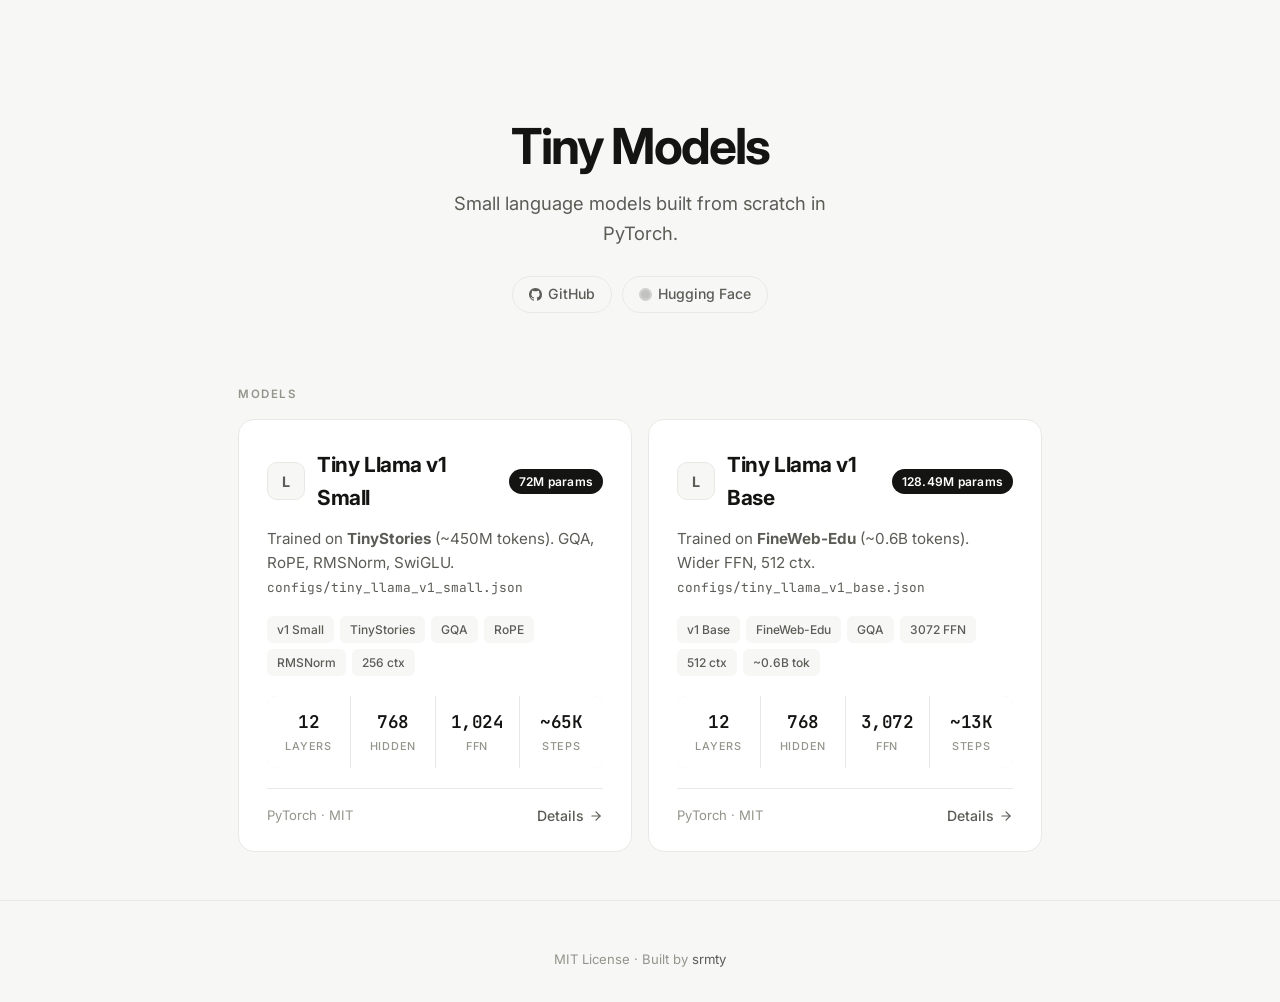
<file: docs/index.html>
<!DOCTYPE html>
<html lang="en">
<head>
  <meta charset="UTF-8">
  <meta name="viewport" content="width=device-width, initial-scale=1.0">
  <title>Tiny Models</title>
  <link rel="preconnect" href="https://fonts.googleapis.com">
  <link rel="preconnect" href="https://fonts.gstatic.com" crossorigin>
  <link href="https://fonts.googleapis.com/css2?family=Inter:wght@400;500;600;700;800&family=JetBrains+Mono:wght@400;500;600&display=swap" rel="stylesheet">
  <link rel="stylesheet" href="site.css">
</head>
<body>

<div class="container">

  <header class="anim">
    <h1>Tiny Models</h1>
    <p class="subtitle">Small language models built from scratch in PyTorch.</p>
    <div class="nav">
      <a href="https://github.com/srmty09/Tiny-Models" target="_blank">
        <svg viewBox="0 0 16 16"><path d="M8 0C3.58 0 0 3.58 0 8c0 3.54 2.29 6.53 5.47 7.59.4.07.55-.17.55-.38 0-.19-.01-.82-.01-1.49-2.01.37-2.53-.49-2.69-.94-.09-.23-.48-.94-.82-1.13-.28-.15-.68-.52-.01-.53.63-.01 1.08.58 1.23.82.72 1.21 1.87.87 2.33.66.07-.52.28-.87.51-1.07-1.78-.2-3.64-.89-3.64-3.95 0-.87.31-1.59.82-2.15-.08-.2-.36-1.02.08-2.12 0 0 .67-.21 2.2.82.64-.18 1.32-.27 2-.27.68 0 1.36.09 2 .27 1.53-1.04 2.2-.82 2.2-.82.44 1.1.16 1.92.08 2.12.51.56.82 1.27.82 2.15 0 3.07-1.87 3.75-3.65 3.95.29.25.54.73.54 1.48 0 1.07-.01 1.93-.01 2.2 0 .21.15.46.55.38A8.013 8.013 0 0016 8c0-4.42-3.58-8-8-8z"/></svg>
        GitHub
      </a>
      <a href="https://huggingface.co/srmty" target="_blank">
        <svg viewBox="0 0 24 24" fill="currentColor"><circle cx="12" cy="12" r="12" opacity=".25"/><circle cx="12" cy="12" r="8" opacity=".12"/></svg>
        Hugging Face
      </a>
    </div>
  </header>

  <div class="models anim anim-d1">
    <p class="models-label">Models</p>
    <div class="models-grid">

    <a href="tiny-llama-v1-small.html" class="model-card">
      <div class="card-top">
        <div class="card-top-left">
          <div class="card-icon">L</div>
          <span class="card-name">Tiny Llama v1 Small</span>
        </div>
        <span class="card-badge">72M params</span>
      </div>
      <p class="card-desc">
        Trained on <strong>TinyStories</strong> (~450M tokens). GQA, RoPE, RMSNorm, SwiGLU. <code style="font-family:var(--mono);font-size:0.8rem;">configs/tiny_llama_v1_small.json</code>
      </p>
      <div class="card-tags">
        <span class="card-tag">v1 Small</span>
        <span class="card-tag">TinyStories</span>
        <span class="card-tag">GQA</span>
        <span class="card-tag">RoPE</span>
        <span class="card-tag">RMSNorm</span>
        <span class="card-tag">256 ctx</span>
      </div>
      <div class="card-stats">
        <div class="card-stat"><div class="s-val">12</div><div class="s-label">Layers</div></div>
        <div class="card-stat"><div class="s-val">768</div><div class="s-label">Hidden</div></div>
        <div class="card-stat"><div class="s-val">1,024</div><div class="s-label">FFN</div></div>
        <div class="card-stat"><div class="s-val">~65K</div><div class="s-label">Steps</div></div>
      </div>
      <div class="card-footer">
        <span class="card-meta">PyTorch &middot; MIT</span>
        <span class="card-arrow">Details <svg viewBox="0 0 24 24" fill="none" stroke-width="2" stroke-linecap="round" stroke-linejoin="round"><path d="M5 12h14"/><path d="m12 5 7 7-7 7"/></svg></span>
      </div>
    </a>

    <a href="tiny-llama-v1-base.html" class="model-card">
      <div class="card-top">
        <div class="card-top-left">
          <div class="card-icon">L</div>
          <span class="card-name">Tiny Llama v1 Base</span>
        </div>
        <span class="card-badge">128.49M params</span>
      </div>
      <p class="card-desc">
        Trained on <strong>FineWeb-Edu</strong> (~0.6B tokens). Wider FFN, 512 ctx. <code style="font-family:var(--mono);font-size:0.8rem;">configs/tiny_llama_v1_base.json</code>
      </p>
      <div class="card-tags">
        <span class="card-tag">v1 Base</span>
        <span class="card-tag">FineWeb-Edu</span>
        <span class="card-tag">GQA</span>
        <span class="card-tag">3072 FFN</span>
        <span class="card-tag">512 ctx</span>
        <span class="card-tag">~0.6B tok</span>
      </div>
      <div class="card-stats">
        <div class="card-stat"><div class="s-val">12</div><div class="s-label">Layers</div></div>
        <div class="card-stat"><div class="s-val">768</div><div class="s-label">Hidden</div></div>
        <div class="card-stat"><div class="s-val">3,072</div><div class="s-label">FFN</div></div>
        <div class="card-stat"><div class="s-val">~13K</div><div class="s-label">Steps</div></div>
      </div>
      <div class="card-footer">
        <span class="card-meta">PyTorch &middot; MIT</span>
        <span class="card-arrow">Details <svg viewBox="0 0 24 24" fill="none" stroke-width="2" stroke-linecap="round" stroke-linejoin="round"><path d="M5 12h14"/><path d="m12 5 7 7-7 7"/></svg></span>
      </div>
    </a>

    </div>
  </div>

</div>

<footer>
  MIT License &middot; Built by <a href="https://github.com/srmty09" target="_blank">srmty</a>
</footer>

</body>
</html>
</file>
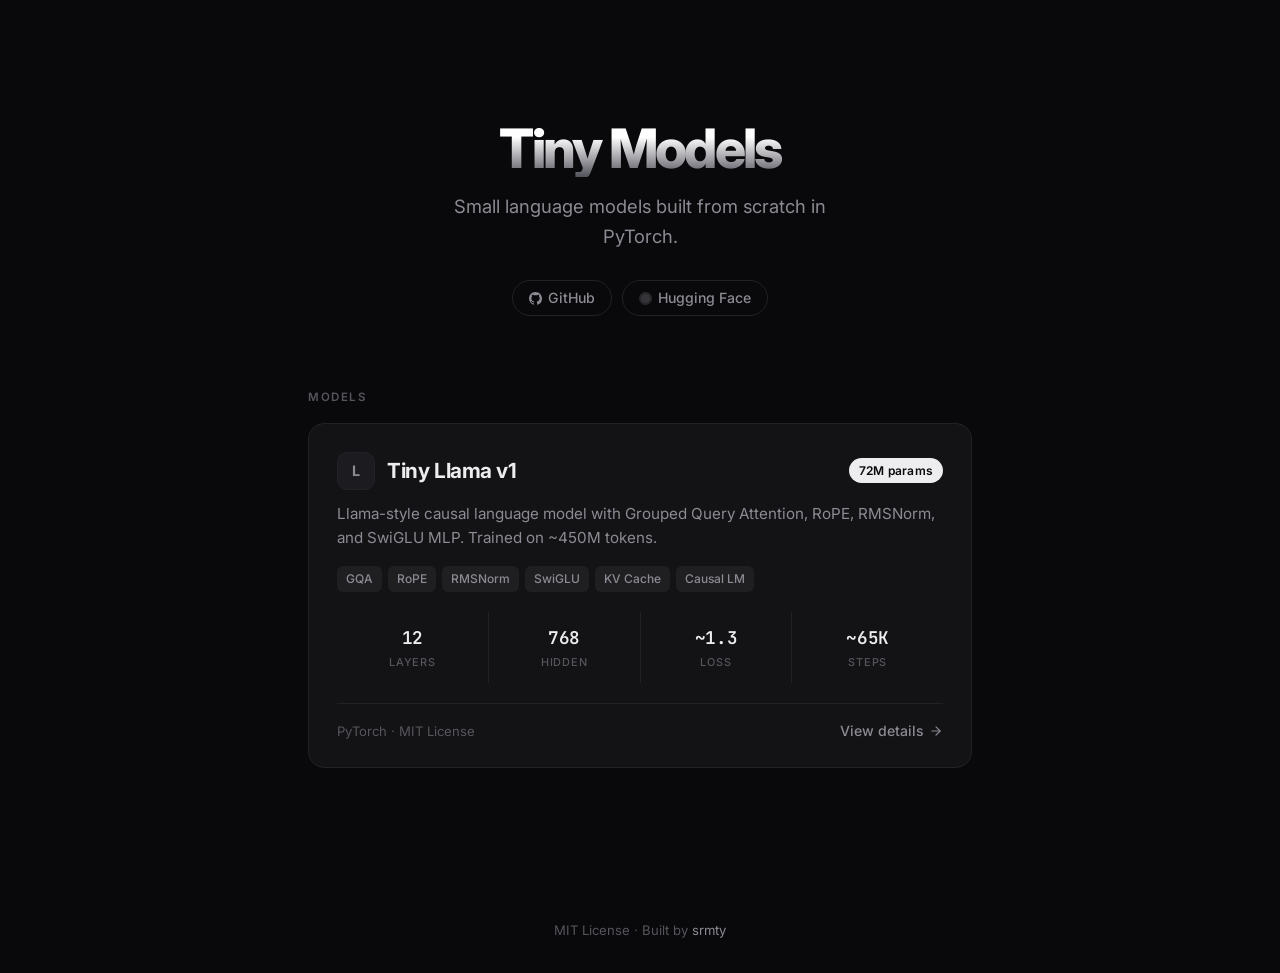
<file: website/index.html>
<!DOCTYPE html>
<html lang="en">
<head>
  <meta charset="UTF-8">
  <meta name="viewport" content="width=device-width, initial-scale=1.0">
  <title>Tiny Models</title>
  <link rel="preconnect" href="https://fonts.googleapis.com">
  <link rel="preconnect" href="https://fonts.gstatic.com" crossorigin>
  <link href="https://fonts.googleapis.com/css2?family=Inter:wght@400;500;600;700;800&family=JetBrains+Mono:wght@400;500;600&display=swap" rel="stylesheet">
  <style>
    *, *::before, *::after { margin: 0; padding: 0; box-sizing: border-box; }

    :root {
      --bg: #09090b;
      --bg-card: #131316;
      --bg-card-hover: #1a1a1f;
      --fg: #ededef;
      --fg-secondary: #8b8b93;
      --fg-tertiary: #55555c;
      --border: #222226;
      --border-hover: #333338;
      --mono: 'JetBrains Mono', monospace;
    }

    body {
      font-family: 'Inter', -apple-system, BlinkMacSystemFont, sans-serif;
      background: var(--bg);
      color: var(--fg);
      line-height: 1.6;
      -webkit-font-smoothing: antialiased;
      min-height: 100vh;
      display: flex;
      flex-direction: column;
    }

    ::selection { background: rgba(255,255,255,0.12); }
    a { color: var(--fg); text-decoration: none; }

    .container { max-width: 720px; margin: 0 auto; padding: 0 28px; width: 100%; }

    @keyframes fadeUp {
      from { opacity: 0; transform: translateY(18px); }
      to { opacity: 1; transform: translateY(0); }
    }

    .anim { animation: fadeUp 0.5s ease-out both; }
    .anim-d1 { animation-delay: 0.07s; }
    .anim-d2 { animation-delay: 0.14s; }

    /* Header */
    header {
      padding: 120px 0 0;
      text-align: center;
    }

    header h1 {
      font-size: 3.4rem;
      font-weight: 800;
      letter-spacing: -0.05em;
      line-height: 1.05;
      background: linear-gradient(180deg, #fff 30%, #52525b 100%);
      -webkit-background-clip: text;
      -webkit-text-fill-color: transparent;
      background-clip: text;
    }

    header .subtitle {
      margin-top: 14px;
      color: var(--fg-secondary);
      font-size: 1.15rem;
      max-width: 400px;
      margin-left: auto;
      margin-right: auto;
      line-height: 1.65;
    }

    .nav {
      margin-top: 28px;
      display: flex;
      gap: 10px;
      justify-content: center;
    }

    .nav a {
      font-size: 0.88rem;
      font-weight: 500;
      color: var(--fg-secondary);
      padding: 6px 16px;
      border: 1px solid var(--border);
      border-radius: 999px;
      transition: all 0.2s;
      display: inline-flex;
      align-items: center;
      gap: 6px;
    }

    .nav a:hover {
      color: var(--fg);
      border-color: var(--border-hover);
      background: var(--bg-card);
    }

    .nav a svg { width: 13px; height: 13px; fill: currentColor; }

    /* Models Section */
    .models {
      margin-top: 72px;
      padding-bottom: 120px;
    }

    .models-label {
      font-size: 0.72rem;
      font-weight: 600;
      text-transform: uppercase;
      letter-spacing: 0.14em;
      color: var(--fg-tertiary);
      margin-bottom: 16px;
    }

    /* Model Card */
    .model-card {
      display: block;
      background: var(--bg-card);
      border: 1px solid var(--border);
      border-radius: 16px;
      padding: 28px 28px 24px;
      transition: all 0.25s ease;
    }

    .model-card:hover {
      border-color: var(--border-hover);
      background: var(--bg-card-hover);
      transform: translateY(-2px);
    }

    .card-top {
      display: flex;
      align-items: center;
      justify-content: space-between;
      gap: 12px;
    }

    .card-top-left {
      display: flex;
      align-items: center;
      gap: 12px;
    }

    .card-icon {
      width: 38px;
      height: 38px;
      border-radius: 10px;
      background: #1c1c20;
      border: 1px solid var(--border);
      display: flex;
      align-items: center;
      justify-content: center;
      font-weight: 700;
      font-size: 0.9rem;
      color: var(--fg-secondary);
      flex-shrink: 0;
    }

    .card-name {
      font-size: 1.3rem;
      font-weight: 700;
      letter-spacing: -0.02em;
    }

    .card-badge {
      font-size: 0.75rem;
      font-weight: 600;
      padding: 3px 10px;
      border-radius: 999px;
      background: var(--fg);
      color: var(--bg);
      letter-spacing: 0.02em;
      flex-shrink: 0;
    }

    .card-desc {
      margin-top: 12px;
      color: var(--fg-secondary);
      font-size: 0.95rem;
      line-height: 1.6;
    }

    .card-tags {
      display: flex;
      flex-wrap: wrap;
      gap: 6px;
      margin-top: 16px;
    }

    .card-tag {
      font-size: 0.75rem;
      font-weight: 500;
      padding: 3px 9px;
      border-radius: 6px;
      background: rgba(255,255,255,0.05);
      color: var(--fg-secondary);
    }

    .card-stats {
      display: grid;
      grid-template-columns: repeat(4, 1fr);
      gap: 1px;
      margin-top: 20px;
      background: var(--border);
      border-radius: 10px;
      overflow: hidden;
    }

    .card-stat {
      background: var(--bg-card);
      padding: 12px 14px;
      text-align: center;
      transition: background 0.25s;
    }

    .model-card:hover .card-stat { background: var(--bg-card-hover); }

    .card-stat .s-val {
      font-family: var(--mono);
      font-size: 1.1rem;
      font-weight: 600;
      letter-spacing: -0.02em;
    }

    .card-stat .s-label {
      font-size: 0.68rem;
      text-transform: uppercase;
      letter-spacing: 0.07em;
      color: var(--fg-tertiary);
      margin-top: 2px;
      font-weight: 500;
    }

    .card-footer {
      display: flex;
      align-items: center;
      justify-content: space-between;
      margin-top: 20px;
      padding-top: 16px;
      border-top: 1px solid var(--border);
    }

    .card-meta {
      font-size: 0.82rem;
      color: var(--fg-tertiary);
    }

    .card-arrow {
      display: flex;
      align-items: center;
      gap: 5px;
      font-size: 0.88rem;
      font-weight: 500;
      color: var(--fg-secondary);
      transition: color 0.2s;
    }

    .model-card:hover .card-arrow { color: var(--fg); }

    .card-arrow svg {
      width: 14px;
      height: 14px;
      stroke: currentColor;
      transition: transform 0.2s;
    }

    .model-card:hover .card-arrow svg { transform: translateX(3px); }

    @media (max-width: 540px) {
      header { padding: 80px 0 0; }
      header h1 { font-size: 2.4rem; }
      .model-card { padding: 22px; }
      .card-stats { grid-template-columns: repeat(2, 1fr); }
    }

    /* Footer */
    footer {
      margin-top: auto;
      padding: 32px 0;
      text-align: center;
      color: var(--fg-tertiary);
      font-size: 0.82rem;
    }

    footer a { color: var(--fg-secondary); transition: color 0.2s; }
    footer a:hover { color: var(--fg); }
  </style>
</head>
<body>

<div class="container">

  <header class="anim">
    <h1>Tiny Models</h1>
    <p class="subtitle">Small language models built from scratch in PyTorch.</p>
    <div class="nav">
      <a href="https://github.com/srmty09/Tiny-Models" target="_blank">
        <svg viewBox="0 0 16 16"><path d="M8 0C3.58 0 0 3.58 0 8c0 3.54 2.29 6.53 5.47 7.59.4.07.55-.17.55-.38 0-.19-.01-.82-.01-1.49-2.01.37-2.53-.49-2.69-.94-.09-.23-.48-.94-.82-1.13-.28-.15-.68-.52-.01-.53.63-.01 1.08.58 1.23.82.72 1.21 1.87.87 2.33.66.07-.52.28-.87.51-1.07-1.78-.2-3.64-.89-3.64-3.95 0-.87.31-1.59.82-2.15-.08-.2-.36-1.02.08-2.12 0 0 .67-.21 2.2.82.64-.18 1.32-.27 2-.27.68 0 1.36.09 2 .27 1.53-1.04 2.2-.82 2.2-.82.44 1.1.16 1.92.08 2.12.51.56.82 1.27.82 2.15 0 3.07-1.87 3.75-3.65 3.95.29.25.54.73.54 1.48 0 1.07-.01 1.93-.01 2.2 0 .21.15.46.55.38A8.013 8.013 0 0016 8c0-4.42-3.58-8-8-8z"/></svg>
        GitHub
      </a>
      <a href="https://huggingface.co/srmty" target="_blank">
        <svg viewBox="0 0 24 24" fill="currentColor"><circle cx="12" cy="12" r="12" opacity=".25"/><circle cx="12" cy="12" r="8" opacity=".12"/></svg>
        Hugging Face
      </a>
    </div>
  </header>

  <div class="models anim anim-d1">
    <p class="models-label">Models</p>

    <a href="llama.html" class="model-card">
      <div class="card-top">
        <div class="card-top-left">
          <div class="card-icon">L</div>
          <span class="card-name">Tiny Llama v1</span>
        </div>
        <span class="card-badge">72M params</span>
      </div>

      <p class="card-desc">
        Llama-style causal language model with Grouped Query Attention, RoPE, RMSNorm, and SwiGLU MLP. Trained on ~450M tokens.
      </p>

      <div class="card-tags">
        <span class="card-tag">GQA</span>
        <span class="card-tag">RoPE</span>
        <span class="card-tag">RMSNorm</span>
        <span class="card-tag">SwiGLU</span>
        <span class="card-tag">KV Cache</span>
        <span class="card-tag">Causal LM</span>
      </div>

      <div class="card-stats">
        <div class="card-stat">
          <div class="s-val">12</div>
          <div class="s-label">Layers</div>
        </div>
        <div class="card-stat">
          <div class="s-val">768</div>
          <div class="s-label">Hidden</div>
        </div>
        <div class="card-stat">
          <div class="s-val">~1.3</div>
          <div class="s-label">Loss</div>
        </div>
        <div class="card-stat">
          <div class="s-val">~65K</div>
          <div class="s-label">Steps</div>
        </div>
      </div>

      <div class="card-footer">
        <span class="card-meta">PyTorch &middot; MIT License</span>
        <span class="card-arrow">
          View details
          <svg viewBox="0 0 24 24" fill="none" stroke-width="2" stroke-linecap="round" stroke-linejoin="round"><path d="M5 12h14"/><path d="m12 5 7 7-7 7"/></svg>
        </span>
      </div>
    </a>
  </div>

</div>

<footer>
  MIT License &middot; Built by <a href="https://github.com/srmty09" target="_blank">srmty</a>
</footer>

</body>
</html>
</file>
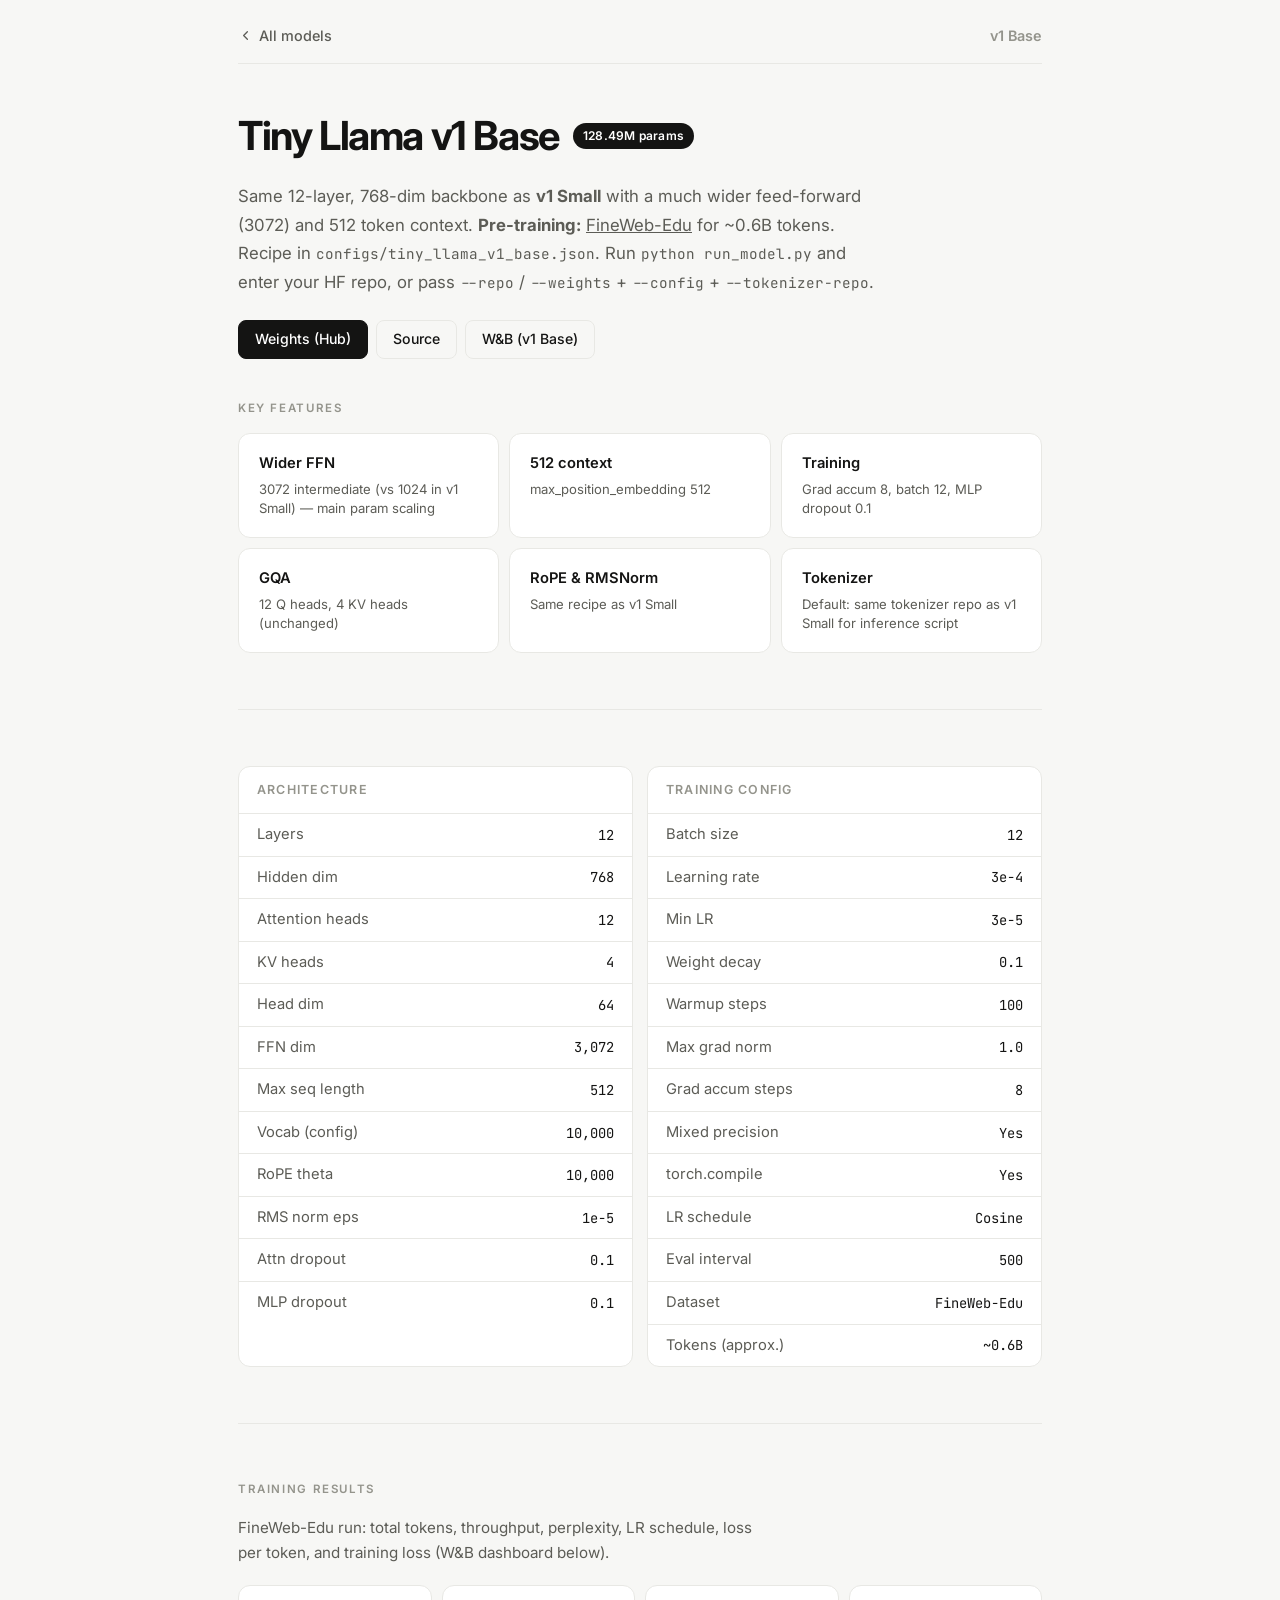
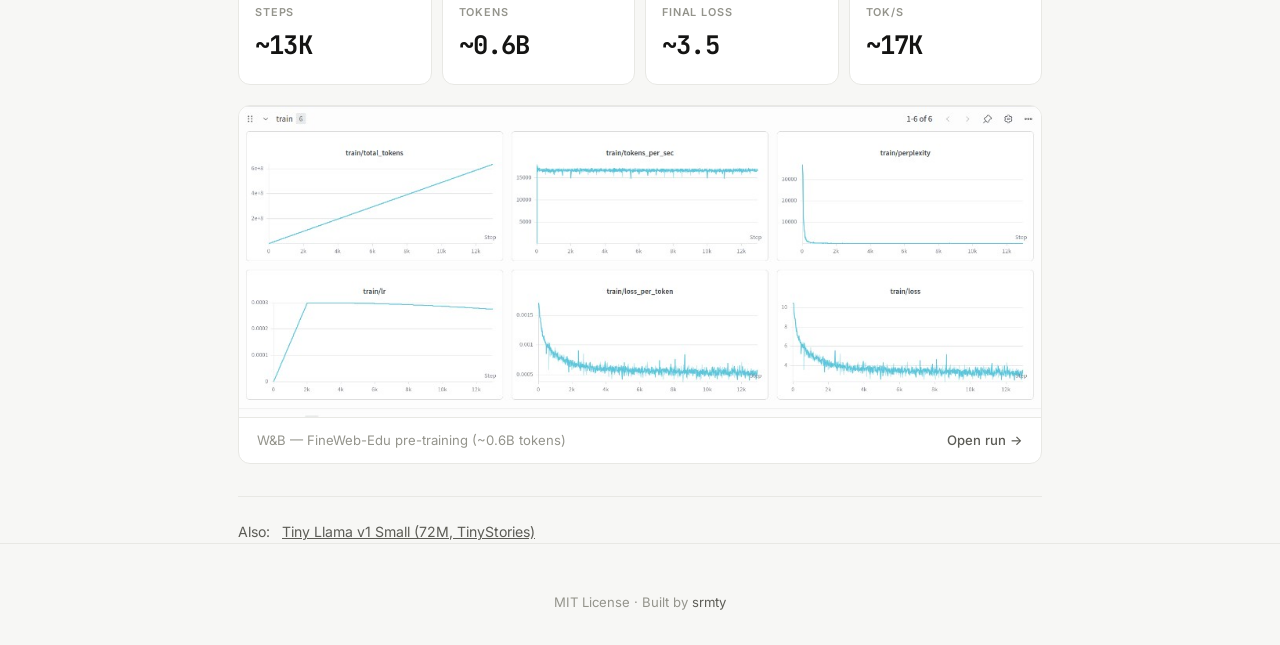
<file: docs/tiny-llama-v1-base.html>
<!DOCTYPE html>
<html lang="en">
<head>
  <meta charset="UTF-8">
  <meta name="viewport" content="width=device-width, initial-scale=1.0">
  <title>Tiny Llama v1 Base — Tiny Models</title>
  <link rel="preconnect" href="https://fonts.googleapis.com">
  <link rel="preconnect" href="https://fonts.gstatic.com" crossorigin>
  <link href="https://fonts.googleapis.com/css2?family=Inter:wght@400;500;600;700;800&family=JetBrains+Mono:wght@400;500;600&display=swap" rel="stylesheet">
  <link rel="stylesheet" href="site.css">
</head>
<body class="page-detail">

<div class="container model-detail">
  <nav class="section-nav anim">
    <a href="index.html" class="back"><svg viewBox="0 0 24 24" stroke-linecap="round" stroke-linejoin="round"><path d="m15 18-6-6 6-6"/></svg> All models</a>
    <span class="crumb">v1 Base</span>
  </nav>

  <div class="hero anim anim-d1">
    <div class="hero-top">
      <h2>Tiny Llama v1 Base</h2>
      <span class="card-badge">128.49M params</span>
    </div>
    <p class="hero-desc">
      Same 12-layer, 768-dim backbone as <strong>v1 Small</strong> with a much wider feed-forward (3072) and 512 token context. <strong>Pre-training:</strong> <a class="link-ds" href="https://huggingface.co/datasets/HuggingFaceFW/fineweb-edu" target="_blank">FineWeb-Edu</a> for ~0.6B tokens. Recipe in <code style="font-family:var(--mono);font-size:0.85em;">configs/tiny_llama_v1_base.json</code>. Run <code style="font-family:var(--mono);font-size:0.85em;">python run_model.py</code> and enter your HF repo, or pass <code style="font-family:var(--mono);font-size:0.85em;">--repo</code> / <code style="font-family:var(--mono);font-size:0.85em;">--weights</code> + <code style="font-family:var(--mono);font-size:0.85em;">--config</code> + <code style="font-family:var(--mono);font-size:0.85em;">--tokenizer-repo</code>.
    </p>
    <div class="hero-links">
      <a class="primary" href="https://huggingface.co/srmty/tiny-llama-128m" target="_blank">Weights (Hub)</a>
      <a href="https://github.com/srmty09/Tiny-Models/tree/main/Llama" target="_blank">Source</a>
      <a href="https://wandb.ai/srmty_-nit-rourkela/tiny-llama/runs/rapzcc6t" target="_blank">W&amp;B (v1 Base)</a>
    </div>
  </div>

  <p class="section-label" style="margin-top:40px;">Key features</p>
  <div class="feature-grid anim anim-d2">
    <div class="feature-item"><div class="f-name">Wider FFN</div><div class="f-desc">3072 intermediate (vs 1024 in v1 Small) — main param scaling</div></div>
    <div class="feature-item"><div class="f-name">512 context</div><div class="f-desc">max_position_embedding 512</div></div>
    <div class="feature-item"><div class="f-name">Training</div><div class="f-desc">Grad accum 8, batch 12, MLP dropout 0.1</div></div>
    <div class="feature-item"><div class="f-name">GQA</div><div class="f-desc">12 Q heads, 4 KV heads (unchanged)</div></div>
    <div class="feature-item"><div class="f-name">RoPE &amp; RMSNorm</div><div class="f-desc">Same recipe as v1 Small</div></div>
    <div class="feature-item"><div class="f-name">Tokenizer</div><div class="f-desc">Default: same tokenizer repo as v1 Small for inference script</div></div>
  </div>

  <hr class="divider">

  <div class="two-col">
    <div class="table-card">
      <div class="table-header">Architecture</div>
      <table class="data-table">
        <tbody>
          <tr><td>Layers</td><td>12</td></tr>
          <tr><td>Hidden dim</td><td>768</td></tr>
          <tr><td>Attention heads</td><td>12</td></tr>
          <tr><td>KV heads</td><td>4</td></tr>
          <tr><td>Head dim</td><td>64</td></tr>
          <tr><td>FFN dim</td><td>3,072</td></tr>
          <tr><td>Max seq length</td><td>512</td></tr>
          <tr><td>Vocab (config)</td><td>10,000</td></tr>
          <tr><td>RoPE theta</td><td>10,000</td></tr>
          <tr><td>RMS norm eps</td><td>1e-5</td></tr>
          <tr><td>Attn dropout</td><td>0.1</td></tr>
          <tr><td>MLP dropout</td><td>0.1</td></tr>
        </tbody>
      </table>
    </div>
    <div class="table-card">
      <div class="table-header">Training config</div>
      <table class="data-table">
        <tbody>
          <tr><td>Batch size</td><td>12</td></tr>
          <tr><td>Learning rate</td><td>3e-4</td></tr>
          <tr><td>Min LR</td><td>3e-5</td></tr>
          <tr><td>Weight decay</td><td>0.1</td></tr>
          <tr><td>Warmup steps</td><td>100</td></tr>
          <tr><td>Max grad norm</td><td>1.0</td></tr>
          <tr><td>Grad accum steps</td><td>8</td></tr>
          <tr><td>Mixed precision</td><td>Yes</td></tr>
          <tr><td>torch.compile</td><td>Yes</td></tr>
          <tr><td>LR schedule</td><td>Cosine</td></tr>
          <tr><td>Eval interval</td><td>500</td></tr>
          <tr><td>Dataset</td><td>FineWeb-Edu</td></tr>
          <tr><td>Tokens (approx.)</td><td>~0.6B</td></tr>
        </tbody>
      </table>
    </div>
  </div>

  <hr class="divider">

  <p class="section-label">Training results</p>
  <p style="font-size:0.95rem;color:var(--fg-secondary);max-width:52ch;margin-bottom:20px;line-height:1.65;">
    FineWeb-Edu run: total tokens, throughput, perplexity, LR schedule, loss per token, and training loss (W&amp;B dashboard below).
  </p>
  <div class="metric-grid">
    <div class="metric-card"><div class="m-label">Steps</div><div class="m-value">~13K</div></div>
    <div class="metric-card"><div class="m-label">Tokens</div><div class="m-value">~0.6B</div></div>
    <div class="metric-card"><div class="m-label">Final loss</div><div class="m-value">~3.5</div></div>
    <div class="metric-card"><div class="m-label">Tok/s</div><div class="m-value">~17K</div></div>
  </div>
  <div class="metrics-img">
    <img src="assets/tiny-llama-v1-base-training.png" alt="W&amp;B training curves: tokens, throughput, perplexity, learning rate, loss per token, loss" loading="lazy">
    <div class="metrics-caption">
      <span>W&amp;B &mdash; FineWeb-Edu pre-training (~0.6B tokens)</span>
      <a href="https://wandb.ai/srmty_-nit-rourkela/tiny-llama/runs/rapzcc6t" target="_blank">Open run &rarr;</a>
    </div>
  </div>

  <div class="page-nav-models">
    <span>Also:</span>
    <a href="tiny-llama-v1-small.html">Tiny Llama v1 Small (72M, TinyStories)</a>
  </div>
</div>

<footer>
  <div class="container">
    MIT License &middot; Built by <a href="https://github.com/srmty09" target="_blank">srmty</a>
  </div>
</footer>

</body>
</html>
</file>
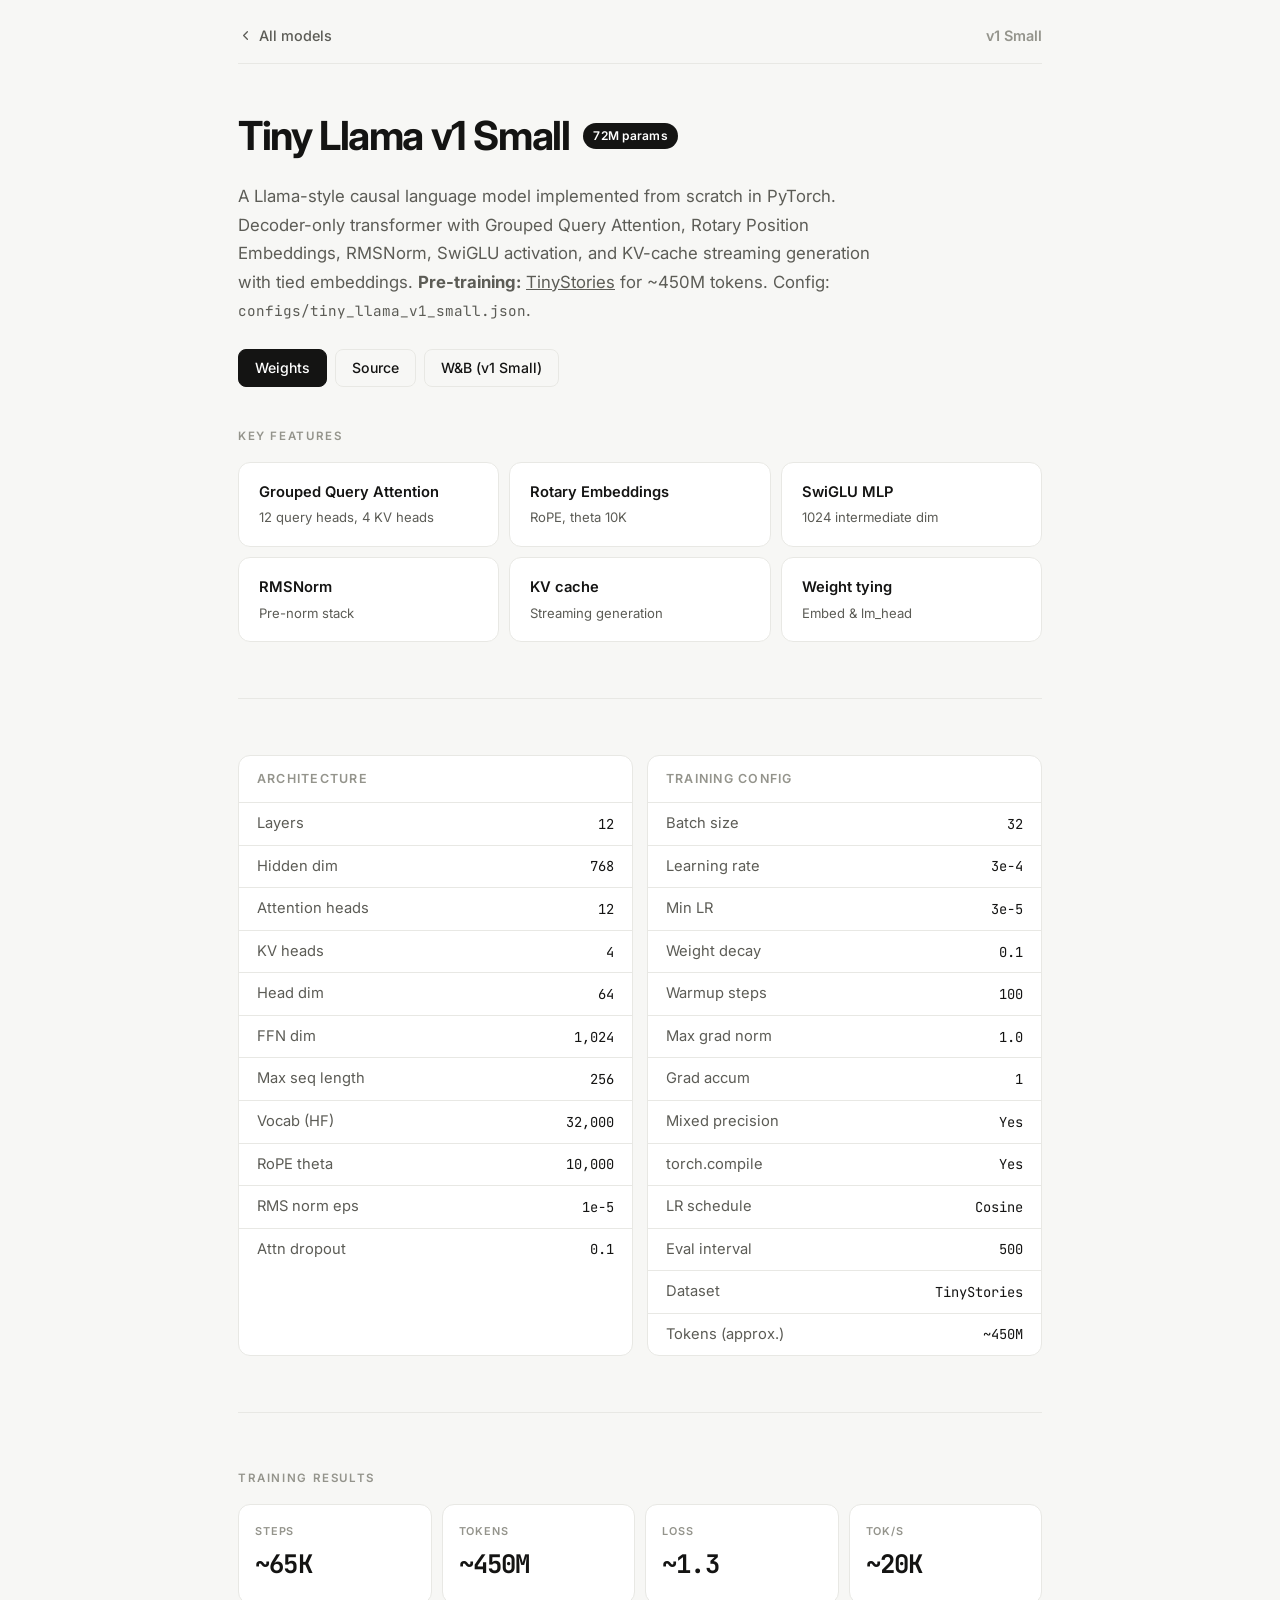
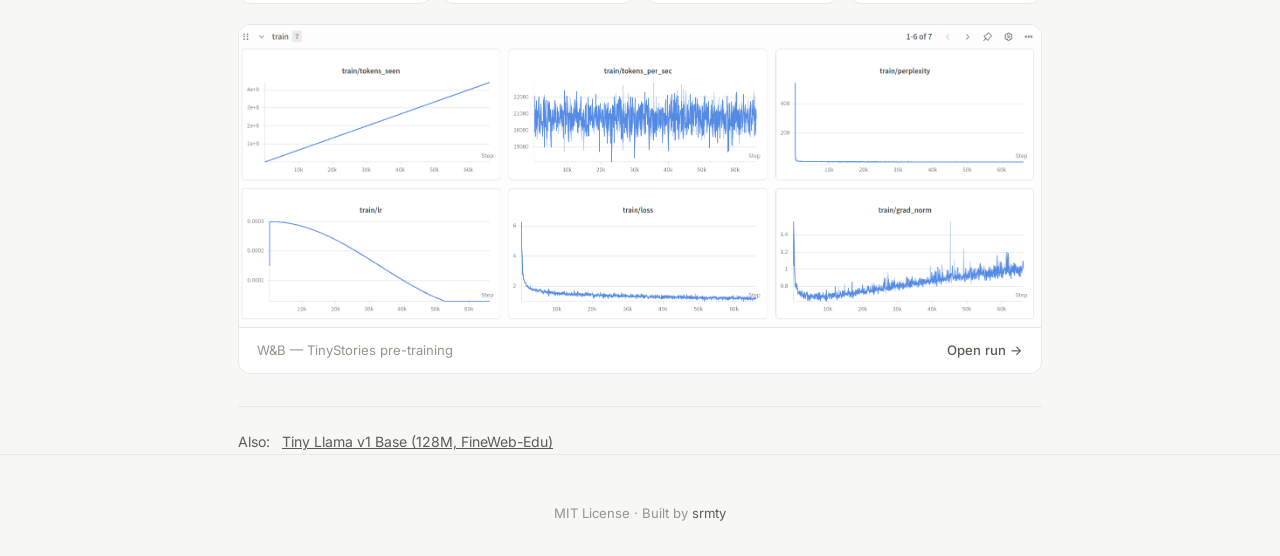
<file: docs/tiny-llama-v1-small.html>
<!DOCTYPE html>
<html lang="en">
<head>
  <meta charset="UTF-8">
  <meta name="viewport" content="width=device-width, initial-scale=1.0">
  <title>Tiny Llama v1 Small — Tiny Models</title>
  <link rel="preconnect" href="https://fonts.googleapis.com">
  <link rel="preconnect" href="https://fonts.gstatic.com" crossorigin>
  <link href="https://fonts.googleapis.com/css2?family=Inter:wght@400;500;600;700;800&family=JetBrains+Mono:wght@400;500;600&display=swap" rel="stylesheet">
  <link rel="stylesheet" href="site.css">
</head>
<body class="page-detail">

<div class="container model-detail">
  <nav class="section-nav anim">
    <a href="index.html" class="back"><svg viewBox="0 0 24 24" stroke-linecap="round" stroke-linejoin="round"><path d="m15 18-6-6 6-6"/></svg> All models</a>
    <span class="crumb">v1 Small</span>
  </nav>

  <div class="hero anim anim-d1">
    <div class="hero-top">
      <h2>Tiny Llama v1 Small</h2>
      <span class="card-badge">72M params</span>
    </div>
    <p class="hero-desc">
      A Llama-style causal language model implemented from scratch in PyTorch. Decoder-only transformer with Grouped Query Attention, Rotary Position Embeddings, RMSNorm, SwiGLU activation, and KV-cache streaming generation with tied embeddings. <strong>Pre-training:</strong> <a class="link-ds" href="https://huggingface.co/datasets/roneneldan/TinyStories" target="_blank">TinyStories</a> for ~450M tokens. Config: <code style="font-family:var(--mono);font-size:0.85em;">configs/tiny_llama_v1_small.json</code>.
    </p>
    <div class="hero-links">
      <a class="primary" href="https://huggingface.co/srmty/tiny-llama-71M/" target="_blank">Weights</a>
      <a href="https://github.com/srmty09/Tiny-Models/tree/main/Llama" target="_blank">Source</a>
      <a href="https://wandb.ai/srmty_-nit-rourkela/tiny-llama/runs/kqvm582f" target="_blank">W&amp;B (v1 Small)</a>
    </div>
  </div>

  <p class="section-label" style="margin-top:40px;">Key features</p>
  <div class="feature-grid anim anim-d2">
    <div class="feature-item"><div class="f-name">Grouped Query Attention</div><div class="f-desc">12 query heads, 4 KV heads</div></div>
    <div class="feature-item"><div class="f-name">Rotary Embeddings</div><div class="f-desc">RoPE, theta 10K</div></div>
    <div class="feature-item"><div class="f-name">SwiGLU MLP</div><div class="f-desc">1024 intermediate dim</div></div>
    <div class="feature-item"><div class="f-name">RMSNorm</div><div class="f-desc">Pre-norm stack</div></div>
    <div class="feature-item"><div class="f-name">KV cache</div><div class="f-desc">Streaming generation</div></div>
    <div class="feature-item"><div class="f-name">Weight tying</div><div class="f-desc">Embed &amp; lm_head</div></div>
  </div>

  <hr class="divider">

  <div class="two-col">
    <div class="table-card">
      <div class="table-header">Architecture</div>
      <table class="data-table">
        <tbody>
          <tr><td>Layers</td><td>12</td></tr>
          <tr><td>Hidden dim</td><td>768</td></tr>
          <tr><td>Attention heads</td><td>12</td></tr>
          <tr><td>KV heads</td><td>4</td></tr>
          <tr><td>Head dim</td><td>64</td></tr>
          <tr><td>FFN dim</td><td>1,024</td></tr>
          <tr><td>Max seq length</td><td>256</td></tr>
          <tr><td>Vocab (HF)</td><td>32,000</td></tr>
          <tr><td>RoPE theta</td><td>10,000</td></tr>
          <tr><td>RMS norm eps</td><td>1e-5</td></tr>
          <tr><td>Attn dropout</td><td>0.1</td></tr>
        </tbody>
      </table>
    </div>
    <div class="table-card">
      <div class="table-header">Training config</div>
      <table class="data-table">
        <tbody>
          <tr><td>Batch size</td><td>32</td></tr>
          <tr><td>Learning rate</td><td>3e-4</td></tr>
          <tr><td>Min LR</td><td>3e-5</td></tr>
          <tr><td>Weight decay</td><td>0.1</td></tr>
          <tr><td>Warmup steps</td><td>100</td></tr>
          <tr><td>Max grad norm</td><td>1.0</td></tr>
          <tr><td>Grad accum</td><td>1</td></tr>
          <tr><td>Mixed precision</td><td>Yes</td></tr>
          <tr><td>torch.compile</td><td>Yes</td></tr>
          <tr><td>LR schedule</td><td>Cosine</td></tr>
          <tr><td>Eval interval</td><td>500</td></tr>
          <tr><td>Dataset</td><td>TinyStories</td></tr>
          <tr><td>Tokens (approx.)</td><td>~450M</td></tr>
        </tbody>
      </table>
    </div>
  </div>

  <hr class="divider">

  <p class="section-label">Training results</p>
  <div class="metric-grid">
    <div class="metric-card"><div class="m-label">Steps</div><div class="m-value">~65K</div></div>
    <div class="metric-card"><div class="m-label">Tokens</div><div class="m-value">~450M</div></div>
    <div class="metric-card"><div class="m-label">Loss</div><div class="m-value">~1.3</div></div>
    <div class="metric-card"><div class="m-label">Tok/s</div><div class="m-value">~20K</div></div>
  </div>
  <div class="metrics-img">
    <img src="assets/tiny-llama-v1-small-training.png" alt="W&amp;B training curves for Tiny Llama v1 Small" loading="lazy">
    <div class="metrics-caption">
      <span>W&amp;B &mdash; TinyStories pre-training</span>
      <a href="https://wandb.ai/srmty_-nit-rourkela/tiny-llama/runs/kqvm582f" target="_blank">Open run &rarr;</a>
    </div>
  </div>

  <div class="page-nav-models">
    <span>Also:</span>
    <a href="tiny-llama-v1-base.html">Tiny Llama v1 Base (128M, FineWeb-Edu)</a>
  </div>
</div>

<footer>
  <div class="container">
    MIT License &middot; Built by <a href="https://github.com/srmty09" target="_blank">srmty</a>
  </div>
</footer>

</body>
</html>
</file>
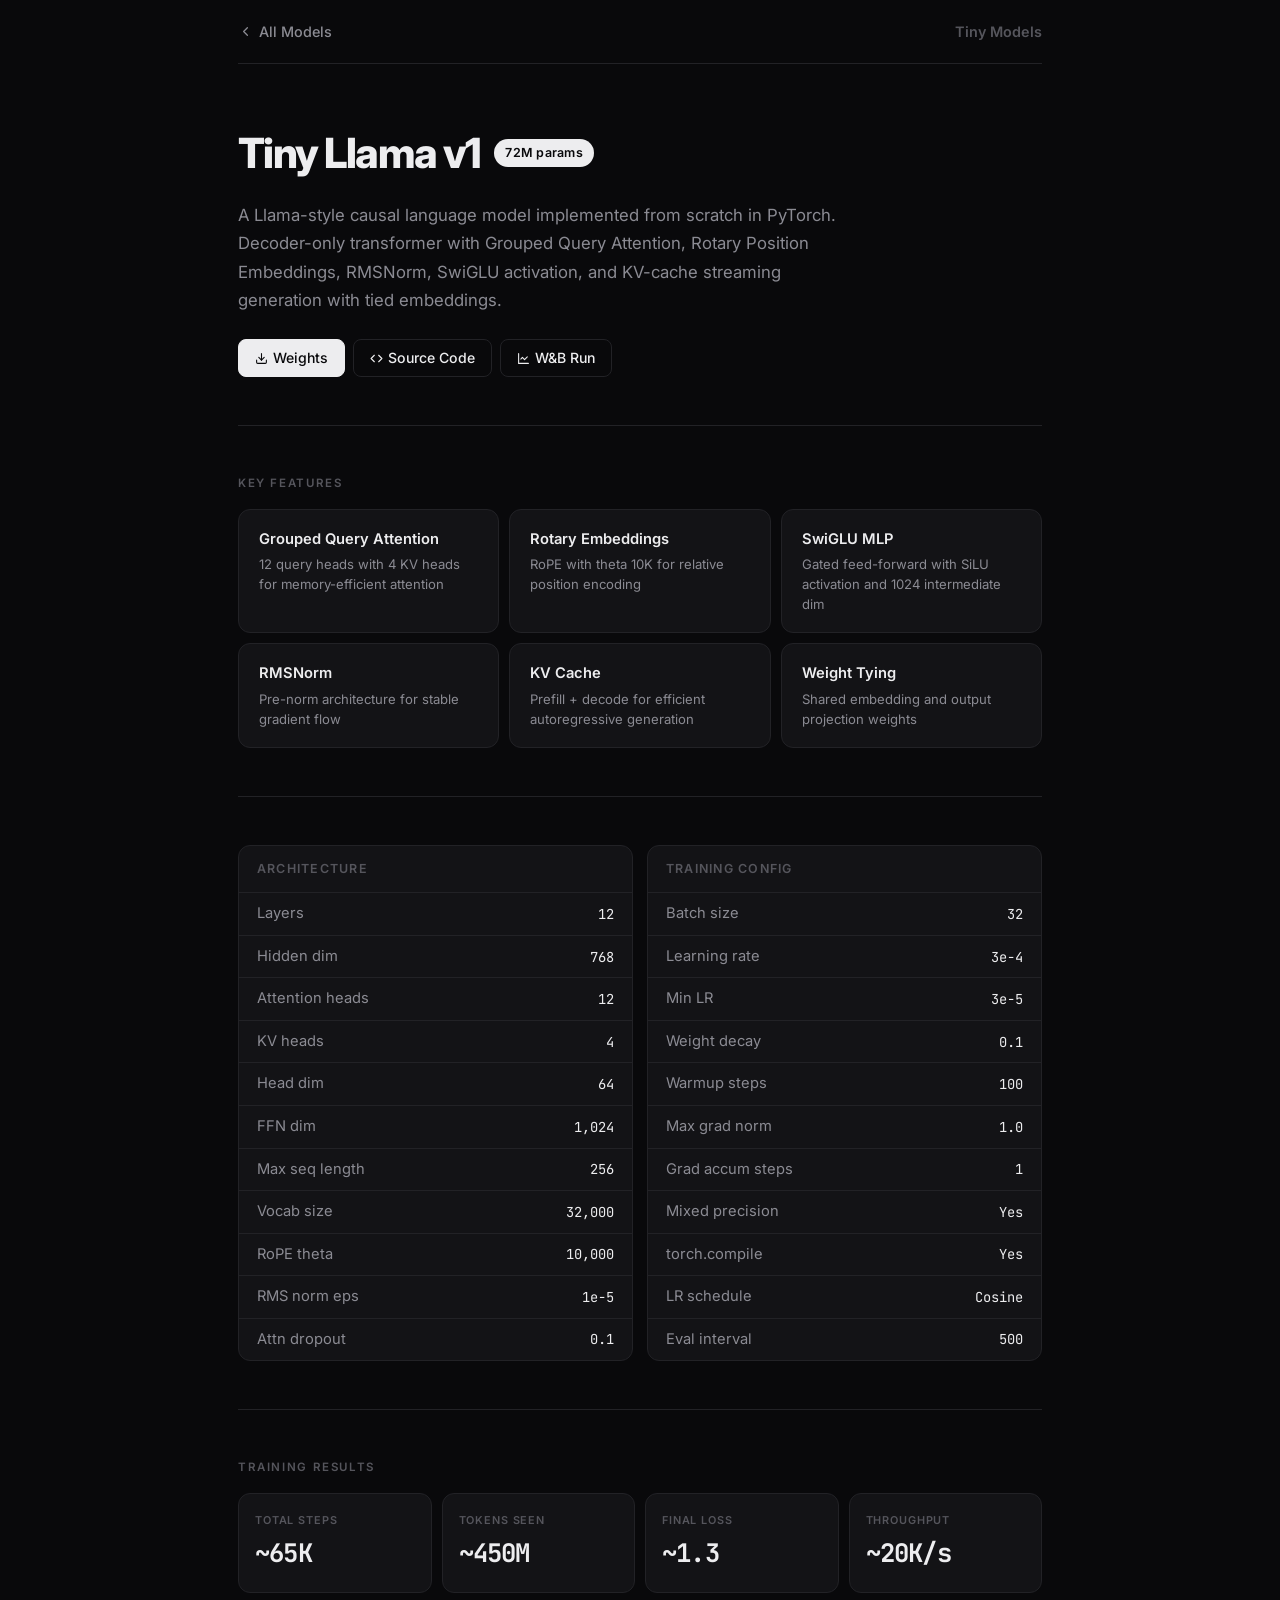
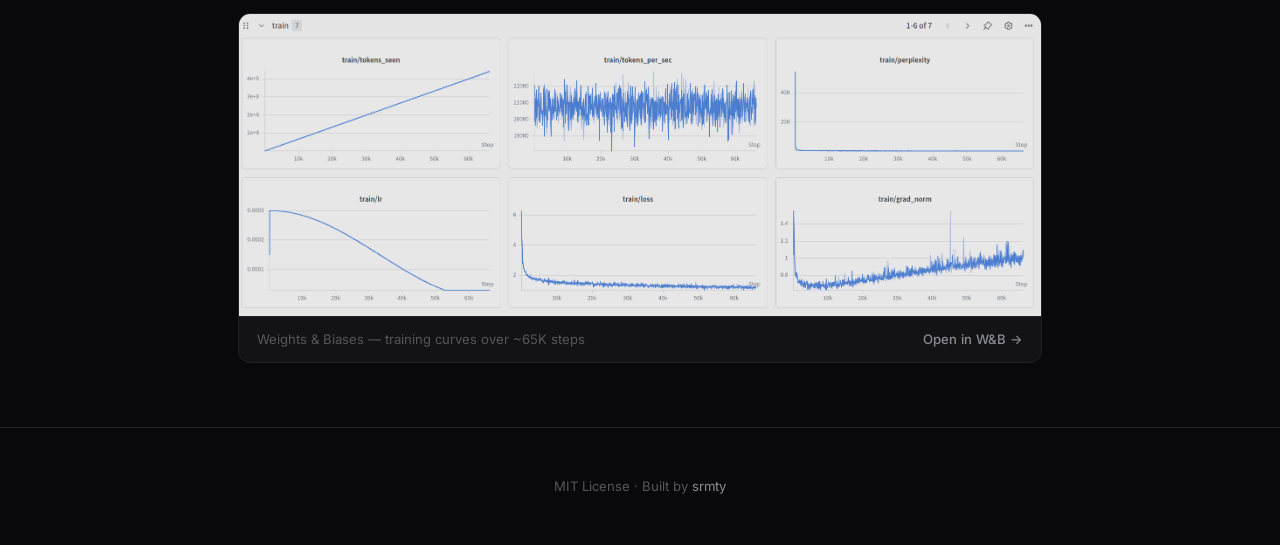
<file: website/llama.html>
<!DOCTYPE html>
<html lang="en">
<head>
  <meta charset="UTF-8">
  <meta name="viewport" content="width=device-width, initial-scale=1.0">
  <title>Tiny Llama v1 — Tiny Models</title>
  <link rel="preconnect" href="https://fonts.googleapis.com">
  <link rel="preconnect" href="https://fonts.gstatic.com" crossorigin>
  <link href="https://fonts.googleapis.com/css2?family=Inter:wght@400;500;600;700;800&family=JetBrains+Mono:wght@400;500;600&display=swap" rel="stylesheet">
  <style>
    *, *::before, *::after { margin: 0; padding: 0; box-sizing: border-box; }

    :root {
      --bg: #09090b;
      --bg-card: #131316;
      --bg-card-hover: #1a1a1f;
      --fg: #ededef;
      --fg-secondary: #8b8b93;
      --fg-tertiary: #55555c;
      --border: #222226;
      --border-hover: #333338;
      --mono: 'JetBrains Mono', monospace;
    }

    body {
      font-family: 'Inter', -apple-system, BlinkMacSystemFont, sans-serif;
      background: var(--bg);
      color: var(--fg);
      line-height: 1.6;
      -webkit-font-smoothing: antialiased;
    }

    ::selection { background: rgba(255,255,255,0.12); }
    a { color: var(--fg); text-decoration: none; }

    .container { max-width: 860px; margin: 0 auto; padding: 0 28px; }

    @keyframes fadeUp {
      from { opacity: 0; transform: translateY(18px); }
      to { opacity: 1; transform: translateY(0); }
    }

    .anim { animation: fadeUp 0.45s ease-out both; }
    .anim-d1 { animation-delay: 0.06s; }
    .anim-d2 { animation-delay: 0.12s; }
    .anim-d3 { animation-delay: 0.18s; }
    .anim-d4 { animation-delay: 0.24s; }

    /* Top bar */
    .topbar {
      padding: 20px 0;
      display: flex;
      align-items: center;
      justify-content: space-between;
      border-bottom: 1px solid var(--border);
    }

    .back {
      font-size: 0.9rem;
      font-weight: 500;
      color: var(--fg-secondary);
      display: inline-flex;
      align-items: center;
      gap: 6px;
      transition: color 0.2s;
    }

    .back:hover { color: var(--fg); }
    .back svg { width: 15px; height: 15px; stroke: currentColor; }

    .topbar-title {
      font-size: 0.9rem;
      font-weight: 600;
      color: var(--fg-tertiary);
    }

    /* Hero */
    .hero {
      padding: 56px 0 0;
    }

    .hero-top {
      display: flex;
      align-items: center;
      gap: 14px;
      flex-wrap: wrap;
    }

    .hero h1 {
      font-size: 2.6rem;
      font-weight: 800;
      letter-spacing: -0.04em;
    }

    .badge {
      font-size: 0.78rem;
      font-weight: 600;
      padding: 4px 11px;
      border-radius: 999px;
      background: var(--fg);
      color: var(--bg);
      letter-spacing: 0.02em;
    }

    .hero-desc {
      margin-top: 14px;
      color: var(--fg-secondary);
      font-size: 1.05rem;
      line-height: 1.7;
      max-width: 600px;
    }

    .hero-links {
      display: flex;
      gap: 8px;
      margin-top: 24px;
      flex-wrap: wrap;
    }

    .hero-links a {
      font-size: 0.88rem;
      font-weight: 500;
      padding: 7px 16px;
      border: 1px solid var(--border);
      border-radius: 8px;
      transition: all 0.2s;
      display: inline-flex;
      align-items: center;
      gap: 5px;
    }

    .hero-links a.primary {
      background: var(--fg);
      color: var(--bg);
      border-color: var(--fg);
    }

    .hero-links a.primary:hover { background: #d4d4d8; border-color: #d4d4d8; }
    .hero-links a:not(.primary):hover { border-color: var(--border-hover); background: var(--bg-card); }
    .hero-links svg { width: 13px; height: 13px; }

    /* Divider */
    .divider { border: none; height: 1px; background: var(--border); margin: 48px 0; }

    /* Section label */
    .section-label {
      font-size: 0.72rem;
      font-weight: 600;
      text-transform: uppercase;
      letter-spacing: 0.14em;
      color: var(--fg-tertiary);
      margin-bottom: 16px;
    }

    /* Feature grid */
    .feature-grid {
      display: grid;
      grid-template-columns: repeat(3, 1fr);
      gap: 10px;
    }

    @media (max-width: 640px) { .feature-grid { grid-template-columns: 1fr; } }

    .feature-item {
      background: var(--bg-card);
      border: 1px solid var(--border);
      border-radius: 12px;
      padding: 18px 20px;
      transition: border-color 0.2s;
    }

    .feature-item:hover { border-color: var(--border-hover); }

    .feature-item .f-name {
      font-size: 0.92rem;
      font-weight: 600;
    }

    .feature-item .f-desc {
      font-size: 0.82rem;
      color: var(--fg-secondary);
      margin-top: 4px;
      line-height: 1.5;
    }

    /* Tables */
    .two-col { display: grid; grid-template-columns: 1fr 1fr; gap: 14px; }
    @media (max-width: 640px) { .two-col { grid-template-columns: 1fr; } }

    .table-card {
      background: var(--bg-card);
      border: 1px solid var(--border);
      border-radius: 12px;
      overflow: hidden;
    }

    .table-header {
      padding: 13px 18px;
      font-size: 0.78rem;
      font-weight: 600;
      text-transform: uppercase;
      letter-spacing: 0.1em;
      color: var(--fg-tertiary);
      border-bottom: 1px solid var(--border);
    }

    table { width: 100%; border-collapse: collapse; font-size: 0.92rem; }
    table tr { transition: background 0.12s; }
    table tr:hover { background: rgba(255,255,255,0.02); }

    table td {
      padding: 9px 18px;
      border-bottom: 1px solid var(--border);
      color: var(--fg-secondary);
    }

    table td:last-child {
      font-family: var(--mono);
      font-size: 0.86rem;
      color: var(--fg);
      text-align: right;
    }

    table tr:last-child td { border-bottom: none; }

    /* Metric cards */
    .metric-grid {
      display: grid;
      grid-template-columns: repeat(4, 1fr);
      gap: 10px;
      margin-bottom: 20px;
    }

    @media (max-width: 640px) { .metric-grid { grid-template-columns: repeat(2, 1fr); } }

    .metric-card {
      background: var(--bg-card);
      border: 1px solid var(--border);
      border-radius: 12px;
      padding: 18px 16px;
      transition: border-color 0.2s;
    }

    .metric-card:hover { border-color: var(--border-hover); }

    .metric-card .m-label {
      font-size: 0.68rem;
      text-transform: uppercase;
      letter-spacing: 0.08em;
      color: var(--fg-tertiary);
      font-weight: 600;
    }

    .metric-card .m-value {
      font-size: 1.6rem;
      font-weight: 700;
      margin-top: 4px;
      letter-spacing: -0.03em;
      font-family: var(--mono);
    }

    /* Training image */
    .metrics-img {
      border: 1px solid var(--border);
      border-radius: 12px;
      overflow: hidden;
      background: var(--bg-card);
      transition: border-color 0.2s;
    }

    .metrics-img:hover { border-color: var(--border-hover); }

    .metrics-img img {
      width: 100%;
      display: block;
      opacity: 0.9;
      transition: opacity 0.25s;
    }

    .metrics-img:hover img { opacity: 1; }

    .metrics-caption {
      padding: 12px 18px;
      font-size: 0.82rem;
      color: var(--fg-tertiary);
      border-top: 1px solid var(--border);
      display: flex;
      justify-content: space-between;
      align-items: center;
    }

    .metrics-caption a {
      color: var(--fg-secondary);
      font-weight: 500;
      transition: color 0.2s;
    }

    .metrics-caption a:hover { color: var(--fg); }

    /* Footer */
    footer {
      padding: 48px 0;
      text-align: center;
      color: var(--fg-tertiary);
      font-size: 0.82rem;
      border-top: 1px solid var(--border);
      margin-top: 64px;
    }

    footer a { color: var(--fg-secondary); transition: color 0.2s; }
    footer a:hover { color: var(--fg); }

    @media (max-width: 640px) {
      .hero h1 { font-size: 2rem; }
      .hero { padding: 40px 0 0; }
    }
  </style>
</head>
<body>

<div class="container">

  <!-- Top bar -->
  <nav class="topbar anim">
    <a href="index.html" class="back">
      <svg viewBox="0 0 24 24" fill="none" stroke-width="2" stroke-linecap="round" stroke-linejoin="round"><path d="m15 18-6-6 6-6"/></svg>
      All Models
    </a>
    <span class="topbar-title">Tiny Models</span>
  </nav>

  <!-- Hero -->
  <div class="hero anim anim-d1">
    <div class="hero-top">
      <h1>Tiny Llama v1</h1>
      <span class="badge">72M params</span>
    </div>

    <p class="hero-desc">
      A Llama-style causal language model implemented from scratch in PyTorch. Decoder-only transformer with Grouped Query Attention, Rotary Position Embeddings, RMSNorm, SwiGLU activation, and KV-cache streaming generation with tied embeddings.
    </p>

    <div class="hero-links">
      <a class="primary" href="https://huggingface.co/srmty/tiny-llama-71M/" target="_blank">
        <svg viewBox="0 0 24 24" fill="none" stroke="currentColor" stroke-width="2" stroke-linecap="round" stroke-linejoin="round"><path d="M21 15v4a2 2 0 0 1-2 2H5a2 2 0 0 1-2-2v-4"/><polyline points="7 10 12 15 17 10"/><line x1="12" y1="15" x2="12" y2="3"/></svg>
        Weights
      </a>
      <a href="https://github.com/srmty09/Tiny-Models/tree/main/Llama" target="_blank">
        <svg viewBox="0 0 24 24" fill="none" stroke="currentColor" stroke-width="2" stroke-linecap="round" stroke-linejoin="round"><polyline points="16 18 22 12 16 6"/><polyline points="8 6 2 12 8 18"/></svg>
        Source Code
      </a>
      <a href="https://wandb.ai/srmty_-nit-rourkela/tiny-llama/runs/kqvm582f?nw=nwusersrmty_" target="_blank">
        <svg viewBox="0 0 24 24" fill="none" stroke="currentColor" stroke-width="2" stroke-linecap="round" stroke-linejoin="round"><path d="M3 3v18h18"/><path d="m19 9-5 5-4-4-3 3"/></svg>
        W&B Run
      </a>
    </div>
  </div>

  <hr class="divider">

  <!-- Features -->
  <div class="anim anim-d2">
    <p class="section-label">Key Features</p>
    <div class="feature-grid">
      <div class="feature-item">
        <div class="f-name">Grouped Query Attention</div>
        <div class="f-desc">12 query heads with 4 KV heads for memory-efficient attention</div>
      </div>
      <div class="feature-item">
        <div class="f-name">Rotary Embeddings</div>
        <div class="f-desc">RoPE with theta 10K for relative position encoding</div>
      </div>
      <div class="feature-item">
        <div class="f-name">SwiGLU MLP</div>
        <div class="f-desc">Gated feed-forward with SiLU activation and 1024 intermediate dim</div>
      </div>
      <div class="feature-item">
        <div class="f-name">RMSNorm</div>
        <div class="f-desc">Pre-norm architecture for stable gradient flow</div>
      </div>
      <div class="feature-item">
        <div class="f-name">KV Cache</div>
        <div class="f-desc">Prefill + decode for efficient autoregressive generation</div>
      </div>
      <div class="feature-item">
        <div class="f-name">Weight Tying</div>
        <div class="f-desc">Shared embedding and output projection weights</div>
      </div>
    </div>
  </div>

  <hr class="divider">

  <!-- Architecture & Training Config -->
  <div class="anim anim-d3">
    <div class="two-col">
      <div class="table-card">
        <div class="table-header">Architecture</div>
        <table>
          <tbody>
            <tr><td>Layers</td><td>12</td></tr>
            <tr><td>Hidden dim</td><td>768</td></tr>
            <tr><td>Attention heads</td><td>12</td></tr>
            <tr><td>KV heads</td><td>4</td></tr>
            <tr><td>Head dim</td><td>64</td></tr>
            <tr><td>FFN dim</td><td>1,024</td></tr>
            <tr><td>Max seq length</td><td>256</td></tr>
            <tr><td>Vocab size</td><td>32,000</td></tr>
            <tr><td>RoPE theta</td><td>10,000</td></tr>
            <tr><td>RMS norm eps</td><td>1e-5</td></tr>
            <tr><td>Attn dropout</td><td>0.1</td></tr>
          </tbody>
        </table>
      </div>
      <div class="table-card">
        <div class="table-header">Training Config</div>
        <table>
          <tbody>
            <tr><td>Batch size</td><td>32</td></tr>
            <tr><td>Learning rate</td><td>3e-4</td></tr>
            <tr><td>Min LR</td><td>3e-5</td></tr>
            <tr><td>Weight decay</td><td>0.1</td></tr>
            <tr><td>Warmup steps</td><td>100</td></tr>
            <tr><td>Max grad norm</td><td>1.0</td></tr>
            <tr><td>Grad accum steps</td><td>1</td></tr>
            <tr><td>Mixed precision</td><td>Yes</td></tr>
            <tr><td>torch.compile</td><td>Yes</td></tr>
            <tr><td>LR schedule</td><td>Cosine</td></tr>
            <tr><td>Eval interval</td><td>500</td></tr>
          </tbody>
        </table>
      </div>
    </div>
  </div>

  <hr class="divider">

  <!-- Training Results -->
  <div class="anim anim-d4">
    <p class="section-label">Training Results</p>

    <div class="metric-grid">
      <div class="metric-card">
        <div class="m-label">Total Steps</div>
        <div class="m-value">~65K</div>
      </div>
      <div class="metric-card">
        <div class="m-label">Tokens Seen</div>
        <div class="m-value">~450M</div>
      </div>
      <div class="metric-card">
        <div class="m-label">Final Loss</div>
        <div class="m-value">~1.3</div>
      </div>
      <div class="metric-card">
        <div class="m-label">Throughput</div>
        <div class="m-value">~20K/s</div>
      </div>
    </div>

    <div class="metrics-img">
      <img src="../Llama/tiny-llama-v1-training.png" alt="W&B training dashboard for Tiny Llama v1" loading="lazy">
      <div class="metrics-caption">
        <span>Weights & Biases &mdash; training curves over ~65K steps</span>
        <a href="https://wandb.ai/srmty_-nit-rourkela/tiny-llama/runs/kqvm582f?nw=nwusersrmty_" target="_blank">Open in W&B &rarr;</a>
      </div>
    </div>
  </div>

</div>

<footer>
  MIT License &middot; Built by <a href="https://github.com/srmty09" target="_blank">srmty</a>
</footer>

</body>
</html>
</file>
<file: docs/site.css>
*, *::before, *::after { margin: 0; padding: 0; box-sizing: border-box; }


:root {
  --bg: #f7f7f5;
  --bg-card: #ffffff;
  --bg-card-hover: #fafaf8;
  --fg: #141413;
  --fg-secondary: #5c5c56;
  --fg-tertiary: #94948c;
  --border: #e8e8e4;
  --border-hover: #d8d8d2;
  --mono: 'JetBrains Mono', monospace;
  --shadow-sm: 0 1px 2px rgba(0, 0, 0, 0.04);
}

body {
  font-family: 'Inter', -apple-system, BlinkMacSystemFont, sans-serif;
  background: var(--bg);
  color: var(--fg);
  line-height: 1.6;
  -webkit-font-smoothing: antialiased;
  min-height: 100vh;
  display: flex;
  flex-direction: column;
}

::selection { background: rgba(0, 0, 0, 0.06); }
a { color: var(--fg); text-decoration: none; }

html {
  scroll-behavior: smooth;
  color-scheme: light;
}

.container { max-width: 860px; margin: 0 auto; padding: 0 28px; width: 100%; }

.hero-desc a.link-ds {
  color: var(--fg-secondary);
  text-decoration: underline;
}
.hero-desc a.link-ds:hover { color: var(--fg); }

@keyframes fadeUp {
  from { opacity: 0; transform: translateY(18px); }
  to { opacity: 1; transform: translateY(0); }
}

.anim { animation: fadeUp 0.5s ease-out both; }
.anim-d1 { animation-delay: 0.07s; }
.anim-d2 { animation-delay: 0.14s; }

/* Header (home) */
header {
  padding: 120px 0 0;
  text-align: center;
}

header h1 {
  font-size: 3.1rem;
  font-weight: 700;
  letter-spacing: -0.04em;
  line-height: 1.08;
  color: var(--fg);
}

header .subtitle {
  margin-top: 14px;
  color: var(--fg-secondary);
  font-size: 1.15rem;
  max-width: 400px;
  margin-left: auto;
  margin-right: auto;
  line-height: 1.65;
}

.nav {
  margin-top: 28px;
  display: flex;
  gap: 10px;
  justify-content: center;
}

.nav a {
  font-size: 0.88rem;
  font-weight: 500;
  color: var(--fg-secondary);
  padding: 6px 16px;
  border: 1px solid var(--border);
  border-radius: 999px;
  transition: all 0.2s;
  display: inline-flex;
  align-items: center;
  gap: 6px;
}

.nav a:hover {
  color: var(--fg);
  border-color: var(--border-hover);
  background: var(--bg-card);
}

.nav a svg { width: 13px; height: 13px; fill: currentColor; }

/* Models Section */
.models {
  margin-top: 72px;
  padding-bottom: 48px;
}

.models-grid {
  display: grid;
  grid-template-columns: repeat(2, 1fr);
  gap: 16px;
}

@media (max-width: 720px) {
  .models-grid { grid-template-columns: 1fr; }
}

.models-label {
  font-size: 0.72rem;
  font-weight: 600;
  text-transform: uppercase;
  letter-spacing: 0.14em;
  color: var(--fg-tertiary);
  margin-bottom: 16px;
}

/* Model Card */
.model-card {
  display: block;
  background: var(--bg-card);
  border: 1px solid var(--border);
  border-radius: 16px;
  padding: 28px 28px 24px;
  transition: all 0.25s ease;
}

.model-card:hover {
  border-color: var(--border-hover);
  background: var(--bg-card-hover);
  box-shadow: var(--shadow-sm);
}

.card-top {
  display: flex;
  align-items: center;
  justify-content: space-between;
  gap: 12px;
}

.card-top-left {
  display: flex;
  align-items: center;
  gap: 12px;
}

.card-icon {
  width: 38px;
  height: 38px;
  border-radius: 10px;
  background: var(--bg);
  border: 1px solid var(--border);
  display: flex;
  align-items: center;
  justify-content: center;
  font-weight: 700;
  font-size: 0.9rem;
  color: var(--fg-secondary);
  flex-shrink: 0;
}

.card-name {
  font-size: 1.3rem;
  font-weight: 700;
  letter-spacing: -0.02em;
}

.card-badge {
  font-size: 0.75rem;
  font-weight: 600;
  padding: 3px 10px;
  border-radius: 999px;
  background: var(--fg);
  color: var(--bg-card);
  letter-spacing: 0.02em;
  flex-shrink: 0;
}

.card-desc {
  margin-top: 12px;
  color: var(--fg-secondary);
  font-size: 0.95rem;
  line-height: 1.6;
}

.card-tags {
  display: flex;
  flex-wrap: wrap;
  gap: 6px;
  margin-top: 16px;
}

.card-tag {
  font-size: 0.75rem;
  font-weight: 500;
  padding: 3px 9px;
  border-radius: 6px;
  background: var(--bg);
  color: var(--fg-secondary);
  border: 1px solid transparent;
}

.card-stats {
  display: grid;
  grid-template-columns: repeat(4, 1fr);
  gap: 1px;
  margin-top: 20px;
  background: var(--border);
  border-radius: 10px;
  overflow: hidden;
}

.card-stat {
  background: var(--bg-card);
  padding: 12px 14px;
  text-align: center;
  transition: background 0.25s;
}

.model-card:hover .card-stat { background: var(--bg-card-hover); }

.card-stat .s-val {
  font-family: var(--mono);
  font-size: 1.1rem;
  font-weight: 600;
  letter-spacing: -0.02em;
}

.card-stat .s-label {
  font-size: 0.68rem;
  text-transform: uppercase;
  letter-spacing: 0.07em;
  color: var(--fg-tertiary);
  margin-top: 2px;
  font-weight: 500;
}

.card-footer {
  display: flex;
  align-items: center;
  justify-content: space-between;
  margin-top: 20px;
  padding-top: 16px;
  border-top: 1px solid var(--border);
}

.card-meta {
  font-size: 0.82rem;
  color: var(--fg-tertiary);
}

.card-arrow {
  display: flex;
  align-items: center;
  gap: 5px;
  font-size: 0.88rem;
  font-weight: 500;
  color: var(--fg-secondary);
  transition: color 0.2s;
}

.model-card:hover .card-arrow { color: var(--fg); }

.card-arrow svg {
  width: 14px;
  height: 14px;
  stroke: currentColor;
  transition: transform 0.2s;
}

.model-card:hover .card-arrow svg { transform: translateX(3px); }

/* Model detail pages */
.page-detail { padding-top: 8px; }

.divider { border: none; height: 1px; background: var(--border); margin: 56px 0; }

.model-detail { scroll-margin-top: 24px; }

.section-nav {
  padding: 16px 0;
  display: flex;
  align-items: center;
  justify-content: space-between;
  border-bottom: 1px solid var(--border);
  margin-bottom: 8px;
}

.section-nav .back {
  font-size: 0.9rem;
  font-weight: 500;
  color: var(--fg-secondary);
  display: inline-flex;
  align-items: center;
  gap: 6px;
  transition: color 0.2s;
}

.section-nav .back:hover { color: var(--fg); }
.section-nav .back svg { width: 15px; height: 15px; stroke: currentColor; fill: none; stroke-width: 2; }

.section-nav .crumb {
  font-size: 0.9rem;
  font-weight: 600;
  color: var(--fg-tertiary);
}

.hero { padding: 32px 0 0; }

.hero-top {
  display: flex;
  align-items: center;
  gap: 14px;
  flex-wrap: wrap;
}

.hero h2 {
  font-size: 2.5rem;
  font-weight: 700;
  letter-spacing: -0.035em;
}

.hero-desc {
  margin-top: 14px;
  color: var(--fg-secondary);
  font-size: 1.05rem;
  line-height: 1.7;
  max-width: 640px;
}

.hero-links {
  display: flex;
  gap: 8px;
  margin-top: 24px;
  flex-wrap: wrap;
}

.hero-links a {
  font-size: 0.88rem;
  font-weight: 500;
  padding: 7px 16px;
  border: 1px solid var(--border);
  border-radius: 8px;
  transition: all 0.2s;
  display: inline-flex;
  align-items: center;
  gap: 5px;
}

.hero-links a.primary {
  background: var(--fg);
  color: var(--bg-card);
  border-color: var(--fg);
}

.hero-links a.primary:hover { background: #2a2a28; border-color: #2a2a28; }
.hero-links a:not(.primary):hover { border-color: var(--border-hover); background: var(--bg-card); }
.hero-links svg { width: 13px; height: 13px; }

.section-label {
  font-size: 0.72rem;
  font-weight: 600;
  text-transform: uppercase;
  letter-spacing: 0.14em;
  color: var(--fg-tertiary);
  margin-bottom: 16px;
}

.feature-grid {
  display: grid;
  grid-template-columns: repeat(3, 1fr);
  gap: 10px;
}

@media (max-width: 640px) { .feature-grid { grid-template-columns: 1fr; } }

.feature-item {
  background: var(--bg-card);
  border: 1px solid var(--border);
  border-radius: 12px;
  padding: 18px 20px;
  transition: border-color 0.2s;
}

.feature-item:hover { border-color: var(--border-hover); }

.feature-item .f-name {
  font-size: 0.92rem;
  font-weight: 600;
}

.feature-item .f-desc {
  font-size: 0.82rem;
  color: var(--fg-secondary);
  margin-top: 4px;
  line-height: 1.5;
}

.two-col { display: grid; grid-template-columns: 1fr 1fr; gap: 14px; }
@media (max-width: 640px) { .two-col { grid-template-columns: 1fr; } }

.table-card {
  background: var(--bg-card);
  border: 1px solid var(--border);
  border-radius: 12px;
  overflow: hidden;
}

.table-header {
  padding: 13px 18px;
  font-size: 0.78rem;
  font-weight: 600;
  text-transform: uppercase;
  letter-spacing: 0.1em;
  color: var(--fg-tertiary);
  border-bottom: 1px solid var(--border);
}

.data-table { width: 100%; border-collapse: collapse; font-size: 0.92rem; }
.data-table tr { transition: background 0.12s; }
.data-table tr:hover { background: rgba(0, 0, 0, 0.025); }

.data-table td {
  padding: 9px 18px;
  border-bottom: 1px solid var(--border);
  color: var(--fg-secondary);
}

.data-table td:last-child {
  font-family: var(--mono);
  font-size: 0.86rem;
  color: var(--fg);
  text-align: right;
}

.data-table tr:last-child td { border-bottom: none; }

.metric-grid {
  display: grid;
  grid-template-columns: repeat(4, 1fr);
  gap: 10px;
  margin-bottom: 20px;
}

@media (max-width: 640px) { .metric-grid { grid-template-columns: repeat(2, 1fr); } }

.metric-card {
  background: var(--bg-card);
  border: 1px solid var(--border);
  border-radius: 12px;
  padding: 18px 16px;
  transition: border-color 0.2s;
}

.metric-card:hover { border-color: var(--border-hover); }

.metric-card .m-label {
  font-size: 0.68rem;
  text-transform: uppercase;
  letter-spacing: 0.08em;
  color: var(--fg-tertiary);
  font-weight: 600;
}

.metric-card .m-value {
  font-size: 1.6rem;
  font-weight: 700;
  margin-top: 4px;
  letter-spacing: -0.03em;
  font-family: var(--mono);
}

.metrics-img {
  border: 1px solid var(--border);
  border-radius: 12px;
  overflow: hidden;
  background: var(--bg-card);
  transition: border-color 0.2s;
}

.metrics-img:hover { border-color: var(--border-hover); }

.metrics-img img {
  width: 100%;
  display: block;
  vertical-align: middle;
}

.metrics-caption {
  padding: 12px 18px;
  font-size: 0.82rem;
  color: var(--fg-tertiary);
  border-top: 1px solid var(--border);
  display: flex;
  justify-content: space-between;
  align-items: center;
  flex-wrap: wrap;
  gap: 8px;
}

.metrics-caption a {
  color: var(--fg-secondary);
  font-weight: 500;
  transition: color 0.2s;
}

.metrics-caption a:hover { color: var(--fg); }

.wb-banner {
  background: var(--bg-card);
  border: 1px solid var(--border);
  border-radius: 12px;
  padding: 20px 22px;
  margin-bottom: 20px;
}

.wb-banner p {
  color: var(--fg-secondary);
  font-size: 0.95rem;
  line-height: 1.65;
  margin-bottom: 12px;
}

.wb-banner a.cta {
  display: inline-flex;
  align-items: center;
  gap: 6px;
  font-size: 0.88rem;
  font-weight: 600;
  padding: 8px 16px;
  border-radius: 8px;
  background: var(--fg);
  color: var(--bg-card);
}

.wb-banner a.cta:hover { background: #2a2a28; }

.page-nav-models {
  margin-top: 32px;
  padding-top: 24px;
  border-top: 1px solid var(--border);
  display: flex;
  flex-wrap: wrap;
  gap: 12px;
  align-items: center;
  font-size: 0.88rem;
  color: var(--fg-secondary);
}

.page-nav-models a {
  color: var(--fg-secondary);
  text-decoration: underline;
}
.page-nav-models a:hover { color: var(--fg); }

@media (max-width: 540px) {
  header { padding: 80px 0 0; }
  header h1 { font-size: 2.4rem; }
  .model-card { padding: 22px; }
  .card-stats { grid-template-columns: repeat(2, 1fr); }
  .hero h2 { font-size: 2rem; }
}

/* Footer */
footer {
  margin-top: auto;
  padding: 48px 0 32px;
  text-align: center;
  color: var(--fg-tertiary);
  font-size: 0.82rem;
  border-top: 1px solid var(--border);
}

footer a { color: var(--fg-secondary); transition: color 0.2s; }
footer a:hover { color: var(--fg); }
</file>
